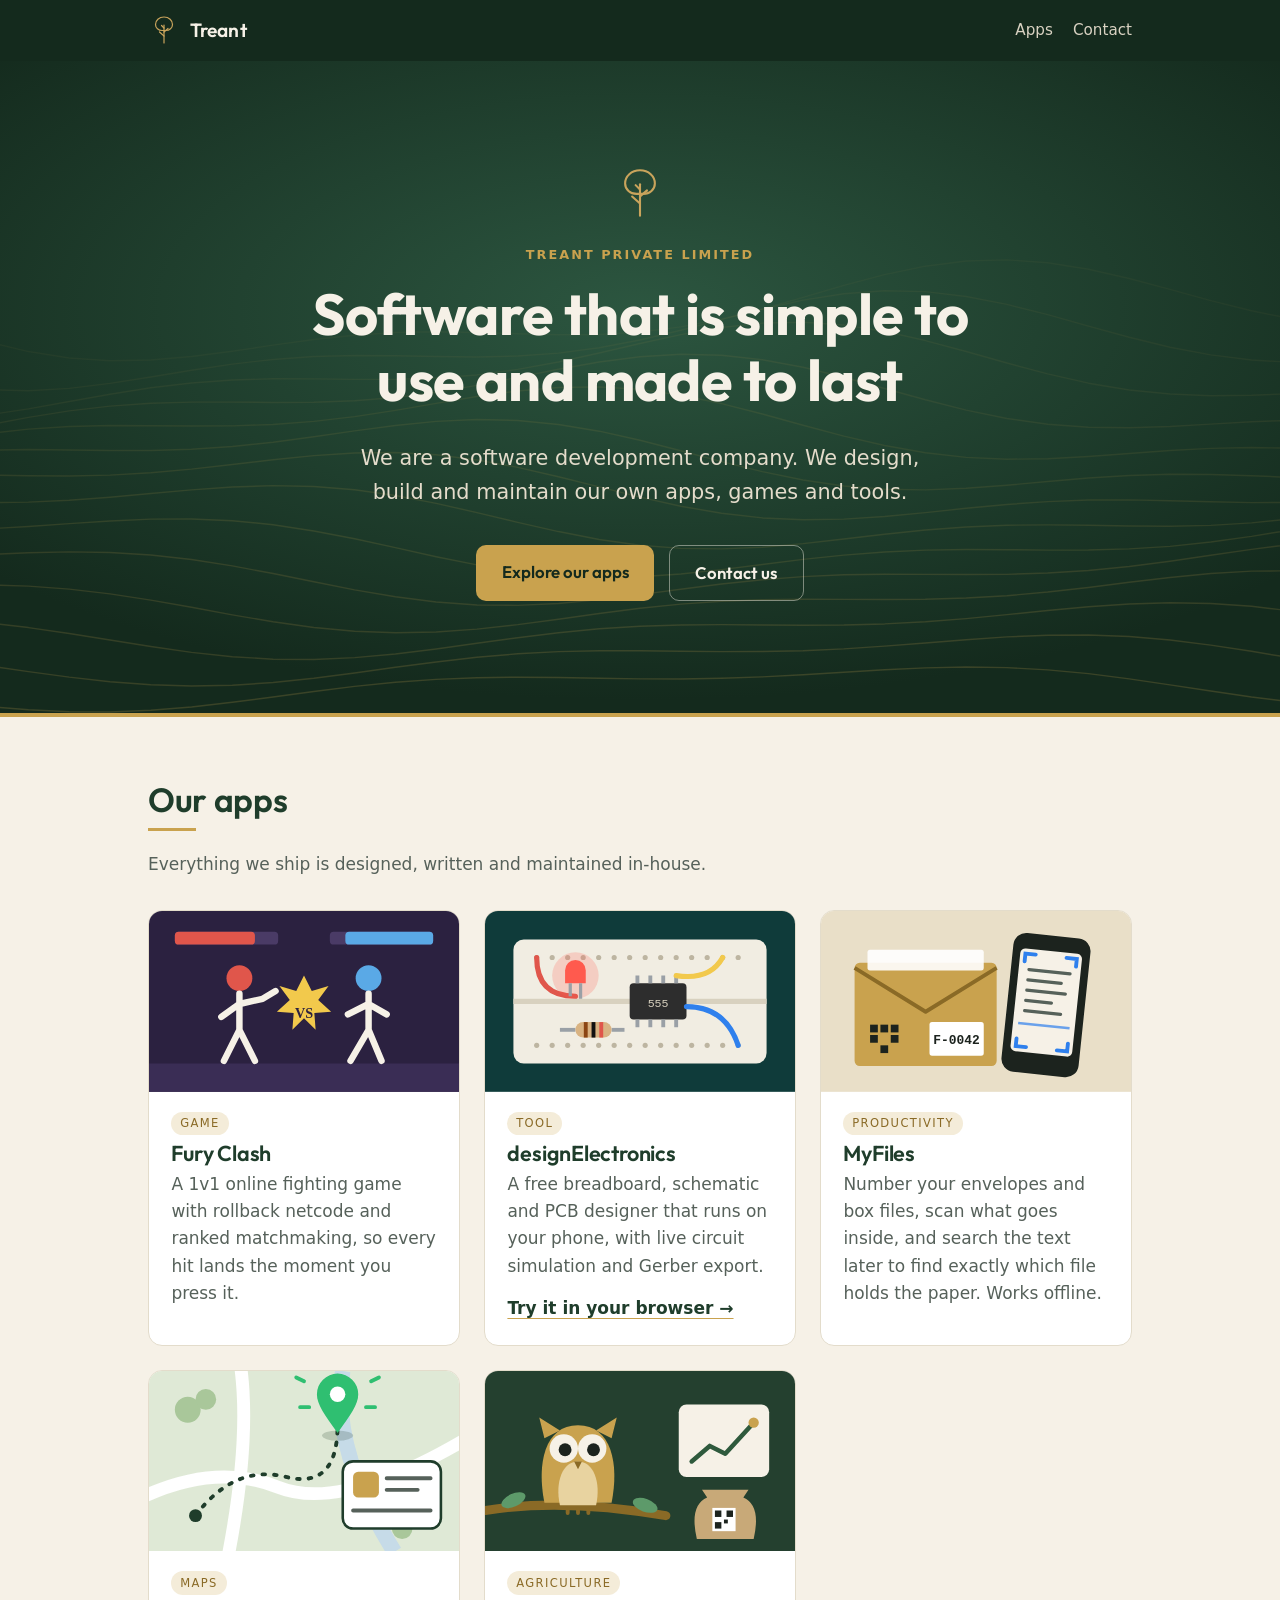
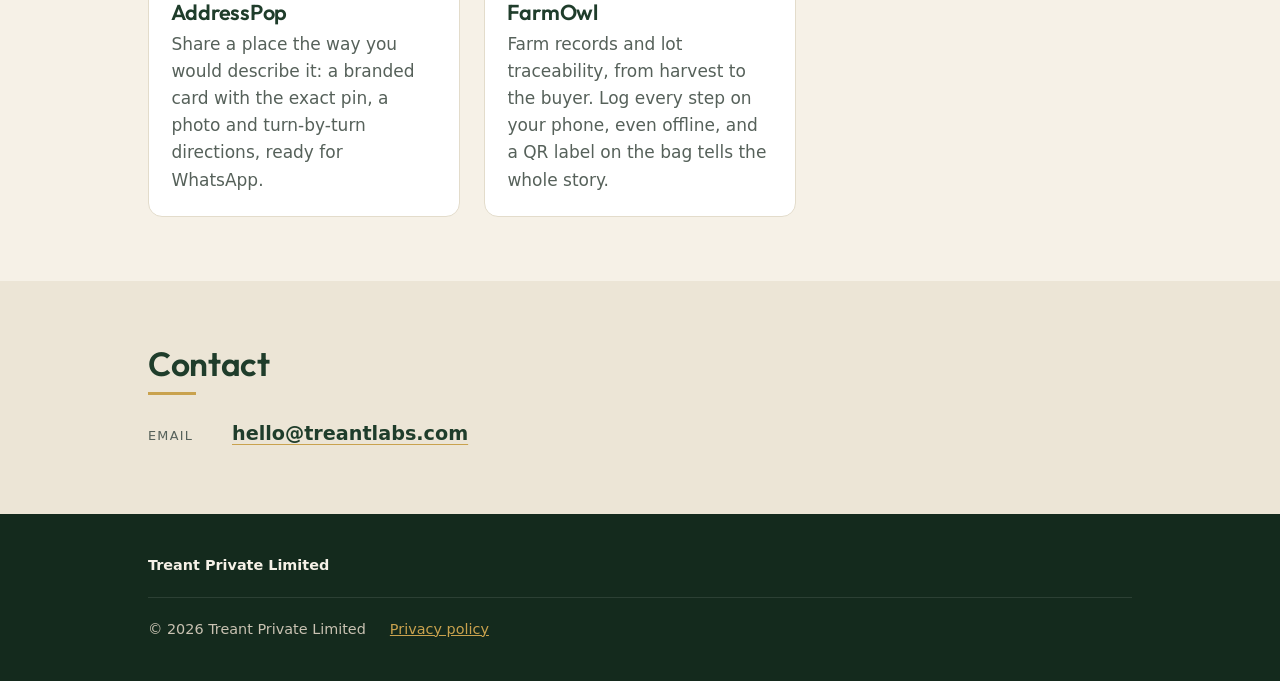
<file: index.html>
<!DOCTYPE html>
<html lang="en">
<head>
  <meta charset="utf-8">
  <meta name="viewport" content="width=device-width, initial-scale=1">
  <title>Treant Private Limited — Software development company, Chikkamagaluru</title>
  <meta name="description" content="Treant Private Limited is a software development company in Chikkamagaluru, Karnataka. We build Fury Clash, designElectronics, MyFiles, AddressPop and FarmOwl.">
  <meta name="theme-color" content="#142a1d">
  <link rel="canonical" href="https://treantlabs.com/">
  <link rel="icon" href="assets/logo.svg" type="image/svg+xml">
  <meta property="og:title" content="Treant Private Limited">
  <meta property="og:description" content="Apps, games and tools, built in Chikkamagaluru.">
  <meta property="og:url" content="https://treantlabs.com/">
  <meta property="og:type" content="website">
  <link rel="preconnect" href="https://fonts.googleapis.com">
  <link rel="preconnect" href="https://fonts.gstatic.com" crossorigin>
  <link href="https://fonts.googleapis.com/css2?family=Outfit:wght@400;500;600;700&display=swap" rel="stylesheet">
  <link rel="stylesheet" href="assets/styles.css">
</head>
<body>
  <header class="site-header">
    <div class="wrap">
      <a class="brand" href="/"><img src="assets/mark.svg" alt="" width="32" height="32">Treant</a>
      <nav class="nav" aria-label="Main">
        <a href="#apps">Apps</a>
        <a href="#contact">Contact</a>
      </nav>
    </div>
  </header>

  <main>
    <div class="hero">
      <svg class="hero-bg" viewBox="0 0 1440 640" preserveAspectRatio="xMidYMid slice" aria-hidden="true" focusable="false">
        <defs>
          <radialGradient id="glow" cx="50%" cy="38%" r="60%">
            <stop offset="0" stop-color="#2c5640"/>
            <stop offset="1" stop-color="#142a1d"/>
          </radialGradient>
        </defs>
        <rect width="1440" height="640" fill="url(#glow)"/>
        <g fill="none" stroke="#c9a24e" stroke-width="1.4" stroke-linejoin="round">
            <path d="M0,250.0 L40,263.4 L80,275.5 L120,285.1 L160,291.4 L200,294.1 L240,293.4 L280,290.0 L320,284.7 L360,278.8 L400,273.2 L440,269.0 L480,266.4 L520,265.7 L560,266.3 L600,267.6 L640,268.6 L680,268.4 L720,266.0 L760,260.9 L800,253.2 L840,243.3 L880,231.9 L920,220.2 L960,209.6 L1000,201.3 L1040,196.2 L1080,195.1 L1120,197.9 L1160,204.3 L1200,213.4 L1240,224.1 L1280,235.1 L1320,245.1 L1360,253.2 L1400,258.9 L1440,262.1" opacity="0.050"/>
            <path d="M0,310.2 L40,318.1 L80,322.6 L120,323.5 L160,321.2 L200,316.3 L240,310.1 L280,303.4 L320,297.4 L360,292.8 L400,290.0 L440,289.0 L480,289.2 L520,290.0 L560,290.4 L600,289.5 L640,286.6 L680,281.3 L720,273.7 L760,264.2 L800,253.7 L840,243.5 L880,234.6 L920,228.3 L960,225.4 L1000,226.3 L1040,231.0 L1080,238.8 L1120,248.9 L1160,260.1 L1200,271.1 L1240,280.8 L1280,288.3 L1320,293.3 L1360,295.7 L1400,296.1 L1440,295.1" opacity="0.062"/>
            <path d="M0,352.0 L40,351.1 L80,347.3 L120,341.3 L160,334.1 L200,326.9 L240,320.6 L280,315.9 L320,313.0 L360,311.8 L400,311.9 L440,312.4 L480,312.4 L520,311.1 L560,308.0 L600,302.6 L640,295.3 L680,286.5 L720,277.2 L760,268.5 L800,261.5 L840,257.2 L880,256.4 L920,259.1 L960,265.3 L1000,274.3 L1040,285.0 L1080,296.3 L1120,307.0 L1160,316.1 L1200,322.8 L1240,326.8 L1280,328.4 L1320,327.9 L1360,326.4 L1400,324.6 L1440,323.4" opacity="0.074"/>
            <path d="M0,372.0 L40,365.0 L80,357.2 L120,349.7 L160,343.3 L200,338.6 L240,335.8 L280,334.7 L320,334.7 L360,335.0 L400,334.9 L440,333.4 L480,330.2 L520,325.1 L560,318.3 L600,310.4 L640,302.4 L680,295.3 L720,290.1 L760,287.8 L800,288.7 L840,293.1 L880,300.5 L920,310.3 L960,321.3 L1000,332.4 L1040,342.5 L1080,350.7 L1120,356.4 L1160,359.3 L1200,359.9 L1240,358.6 L1280,356.3 L1320,354.0 L1360,352.4 L1400,352.0 L1440,353.2" opacity="0.086"/>
            <path d="M0,379.5 L40,371.9 L80,365.6 L120,361.2 L160,358.6 L200,357.7 L240,357.8 L280,358.2 L320,358.0 L360,356.6 L400,353.6 L440,348.9 L480,342.8 L520,335.9 L560,329.2 L600,323.7 L640,320.3 L680,319.7 L720,322.2 L760,327.9 L800,336.2 L840,346.4 L880,357.4 L920,368.1 L960,377.3 L1000,384.4 L1040,388.9 L1080,390.7 L1120,390.2 L1160,388.0 L1200,385.1 L1240,382.2 L1280,380.1 L1320,379.3 L1360,379.9 L1400,381.8 L1440,384.2" opacity="0.098"/>
            <path d="M0,388.0 L40,383.9 L80,381.8 L120,381.2 L160,381.6 L200,382.1 L240,382.1 L280,380.9 L320,378.2 L360,374.0 L400,368.7 L440,362.9 L480,357.6 L520,353.6 L560,351.8 L600,352.7 L640,356.6 L680,363.2 L720,372.1 L760,382.4 L800,393.1 L840,402.9 L880,411.1 L920,417.0 L960,420.2 L1000,420.8 L1040,419.2 L1080,416.2 L1120,412.5 L1160,409.2 L1200,406.7 L1240,405.5 L1280,405.7 L1320,406.9 L1360,408.6 L1400,410.1 L1440,410.5" opacity="0.110"/>
            <path d="M0,405.6 L40,405.4 L80,406.2 L120,407.0 L160,407.2 L200,406.3 L240,404.0 L280,400.4 L320,395.9 L360,391.3 L400,387.2 L440,384.6 L480,384.2 L520,386.4 L560,391.4 L600,398.7 L640,407.9 L680,417.9 L720,427.9 L760,436.8 L800,443.8 L840,448.3 L880,450.1 L920,449.5 L960,446.9 L1000,443.1 L1040,438.9 L1080,435.1 L1120,432.3 L1160,430.8 L1200,430.6 L1240,431.4 L1280,432.5 L1320,433.3 L1360,433.0 L1400,431.0 L1440,426.9" opacity="0.122"/>
            <path d="M0,431.7 L40,432.8 L80,433.3 L120,432.8 L160,430.9 L200,428.0 L240,424.4 L280,420.8 L320,418.0 L360,416.6 L400,417.4 L440,420.7 L480,426.3 L520,434.0 L560,443.1 L600,452.7 L640,461.7 L680,469.5 L720,475.1 L760,478.2 L800,478.7 L840,477.0 L880,473.5 L920,469.0 L960,464.3 L1000,460.2 L1040,457.2 L1080,455.5 L1120,455.1 L1160,455.5 L1200,456.2 L1240,456.4 L1280,455.6 L1320,453.2 L1360,449.0 L1400,443.1 L1440,435.8" opacity="0.134"/>
            <path d="M0,460.6 L40,460.4 L80,459.0 L120,456.7 L160,453.9 L200,451.3 L240,449.5 L280,449.3 L320,451.0 L360,455.0 L400,461.1 L440,468.8 L480,477.5 L520,486.4 L560,494.4 L600,500.8 L640,505.1 L680,506.8 L720,506.1 L760,503.3 L800,499.0 L840,494.0 L880,489.0 L920,484.8 L960,481.7 L1000,479.9 L1040,479.3 L1080,479.5 L1120,479.9 L1160,479.8 L1200,478.7 L1240,476.2 L1280,472.0 L1320,466.4 L1360,459.8 L1400,452.9 L1440,446.5" opacity="0.146"/>
            <path d="M0,488.1 L40,486.3 L80,484.3 L120,482.5 L160,481.6 L200,482.2 L240,484.7 L280,489.1 L320,495.4 L360,502.9 L400,511.0 L440,518.9 L480,525.7 L520,530.8 L560,533.7 L600,534.1 L640,532.2 L680,528.5 L720,523.6 L760,518.3 L800,513.1 L840,508.9 L880,505.9 L920,504.1 L960,503.6 L1000,503.7 L1040,503.9 L1080,503.7 L1120,502.4 L1160,499.9 L1200,496.0 L1240,490.8 L1280,485.0 L1320,479.2 L1360,474.0 L1400,470.4 L1440,468.8" opacity="0.158"/>
            <path d="M0,515.2 L40,514.1 L80,514.0 L120,515.2 L160,518.2 L200,522.8 L240,529.0 L280,536.0 L320,543.4 L360,550.2 L400,555.8 L440,559.5 L480,561.0 L520,560.2 L560,557.4 L600,553.0 L640,547.7 L680,542.1 L720,537.0 L760,532.9 L800,530.1 L840,528.6 L880,528.1 L920,528.2 L960,528.4 L1000,528.1 L1040,526.9 L1080,524.6 L1120,521.0 L1160,516.5 L1200,511.5 L1240,506.7 L1280,502.8 L1320,500.5 L1360,500.2 L1400,502.1 L1440,506.2" opacity="0.170"/>
            <path d="M0,546.3 L40,548.0 L80,551.2 L120,555.9 L160,561.7 L200,568.1 L240,574.5 L280,580.2 L320,584.5 L360,586.9 L400,587.2 L440,585.4 L480,581.8 L520,576.9 L560,571.3 L600,565.8 L640,560.9 L680,557.1 L720,554.6 L760,553.3 L800,553.0 L840,553.3 L880,553.6 L920,553.4 L960,552.3 L1000,550.2 L1040,547.1 L1080,543.2 L1120,539.1 L1160,535.4 L1200,532.7 L1240,531.5 L1280,532.2 L1320,535.0 L1360,539.7 L1400,545.8 L1440,552.8" opacity="0.182"/>
            <path d="M0,583.6 L40,588.1 L80,593.4 L120,599.1 L160,604.5 L200,609.0 L240,612.0 L280,613.2 L320,612.5 L360,609.8 L400,605.6 L440,600.5 L480,594.9 L520,589.6 L560,585.0 L600,581.6 L640,579.5 L680,578.6 L720,578.6 L760,579.1 L800,579.5 L840,579.4 L880,578.6 L920,576.8 L960,574.1 L1000,571.0 L1040,567.8 L1080,565.0 L1120,563.4 L1160,563.2 L1200,564.7 L1240,568.1 L1280,573.1 L1320,579.2 L1360,585.9 L1400,592.5 L1440,598.3" opacity="0.194"/>
            <path d="M0,624.0 L40,628.8 L80,633.2 L120,636.6 L160,638.5 L200,638.7 L240,637.0 L280,633.8 L320,629.2 L360,624.0 L400,618.6 L440,613.6 L480,609.6 L520,606.7 L560,605.1 L600,604.6 L640,604.9 L680,605.6 L720,606.2 L760,606.3 L800,605.7 L840,604.3 L880,602.2 L920,599.7 L960,597.2 L1000,595.4 L1040,594.6 L1080,595.2 L1120,597.4 L1160,601.1 L1200,606.2 L1240,612.1 L1280,618.2 L1320,624.0 L1360,628.9 L1400,632.4 L1440,634.3" opacity="0.206"/>
        </g>
      </svg>
      <div class="wrap hero-inner">
        <img class="hero-mark" src="assets/mark.svg" alt="" width="64" height="64">
        <span class="eyebrow">Treant Private Limited</span>
        <h1>Software that is simple to use and made to last</h1>
        <p>We are a software development company. We design, build and maintain our own apps, games and tools.</p>
        <div class="hero-actions">
          <a class="btn btn-primary" href="#apps">Explore our apps</a>
          <a class="btn btn-ghost" href="mailto:hello@treantlabs.com">Contact us</a>
        </div>
      </div>
    </div>

    <section id="apps">
      <div class="wrap">
        <h2>Our apps</h2>
        <p class="lede">Everything we ship is designed, written and maintained in-house.</p>
        <div class="apps">

          <article class="app">
            <svg class="app-art" viewBox="0 0 240 140" role="img" aria-label="Two fighters facing off with health bars above them">
              <rect width="240" height="140" fill="#2b2140"/>
              <rect x="20" y="16" width="80" height="10" rx="3" fill="#4a3b66"/><rect x="20" y="16" width="62" height="10" rx="3" fill="#e0564b"/>
              <rect x="140" y="16" width="80" height="10" rx="3" fill="#4a3b66"/><rect x="152" y="16" width="68" height="10" rx="3" fill="#5aa9e6"/>
              <path d="M0 118h240v22H0z" fill="#3a2d55"/>
              <!-- left fighter -->
              <g stroke="#f6f1e7" stroke-width="5" stroke-linecap="round" stroke-linejoin="round" fill="none">
                <circle cx="70" cy="52" r="10" fill="#e0564b" stroke="none"/>
                <path d="M70 64v28M70 92l-12 24M70 92l12 24M70 72l18-4 10 -6M70 72l-14 10"/>
              </g>
              <!-- right fighter -->
              <g stroke="#f6f1e7" stroke-width="5" stroke-linecap="round" stroke-linejoin="round" fill="none">
                <circle cx="170" cy="52" r="10" fill="#5aa9e6" stroke="none"/>
                <path d="M170 64v28M170 92l-14 24M170 92l10 24M170 72l-16 8M170 72l14 8"/>
              </g>
              <!-- impact spark -->
              <path d="M120 50l6 12 13-4-8 11 10 9-13 1 1 13-9-9-9 9 1-13-13-1 10-9-8-11 13 4z" fill="#f2c94c"/>
              <text x="120" y="83" text-anchor="middle" font-family="Georgia, serif" font-size="11" font-weight="700" fill="#2b2140">VS</text>
            </svg>
            <div class="app-body">
              <span class="tag">Game</span>
              <h3>Fury Clash</h3>
              <p>A 1v1 online fighting game with rollback netcode and ranked matchmaking, so every hit lands the moment you press it.</p>
            </div>
          </article>

          <article class="app">
            <svg class="app-art" viewBox="0 0 240 140" role="img" aria-label="A breadboard with a resistor, a glowing LED and a chip, wired together">
              <rect width="240" height="140" fill="#0f3b3a"/>
              <rect x="22" y="22" width="196" height="96" rx="8" fill="#f1ede2"/>
              <path d="M22 70h196" stroke="#d8d1bf" stroke-width="4"/>
              <g fill="#bdb5a1">
                <circle cx="40" cy="36" r="2"/><circle cx="52" cy="36" r="2"/><circle cx="64" cy="36" r="2"/><circle cx="76" cy="36" r="2"/><circle cx="88" cy="36" r="2"/><circle cx="100" cy="36" r="2"/><circle cx="112" cy="36" r="2"/><circle cx="124" cy="36" r="2"/><circle cx="136" cy="36" r="2"/><circle cx="148" cy="36" r="2"/><circle cx="160" cy="36" r="2"/><circle cx="172" cy="36" r="2"/><circle cx="184" cy="36" r="2"/><circle cx="196" cy="36" r="2"/>
                <circle cx="40" cy="104" r="2"/><circle cx="52" cy="104" r="2"/><circle cx="64" cy="104" r="2"/><circle cx="76" cy="104" r="2"/><circle cx="88" cy="104" r="2"/><circle cx="100" cy="104" r="2"/><circle cx="112" cy="104" r="2"/><circle cx="124" cy="104" r="2"/><circle cx="136" cy="104" r="2"/><circle cx="148" cy="104" r="2"/><circle cx="160" cy="104" r="2"/><circle cx="172" cy="104" r="2"/><circle cx="184" cy="104" r="2"/><circle cx="196" cy="104" r="2"/>
              </g>
              <!-- chip -->
              <rect x="112" y="56" width="44" height="28" rx="3" fill="#2d2d2d"/>
              <g stroke="#9aa0a6" stroke-width="3"><path d="M118 56v-6M128 56v-6M138 56v-6M148 56v-6M118 84v6M128 84v6M138 84v6M148 84v6"/></g>
              <text x="134" y="74" text-anchor="middle" font-family="ui-monospace, monospace" font-size="9" fill="#d8d1bf">555</text>
              <!-- wires -->
              <g fill="none" stroke-width="4" stroke-linecap="round">
                <path d="M40 36q0 30 30 30" stroke="#e0564b"/>
                <path d="M196 104q-10-30 -40-30" stroke="#2f80ed"/>
                <path d="M184 36q-10 18 -36 14" stroke="#f2c94c"/>
              </g>
              <!-- resistor -->
              <path d="M58 92h12" stroke="#9aa0a6" stroke-width="3"/><path d="M98 92h10" stroke="#9aa0a6" stroke-width="3"/>
              <rect x="70" y="86" width="28" height="12" rx="6" fill="#d9b382"/>
              <g stroke-width="3"><path d="M78 86v12" stroke="#8b4513"/><path d="M84 86v12" stroke="#111"/><path d="M90 86v12" stroke="#e0564b"/></g>
              <!-- LED with glow -->
              <circle cx="70" cy="50" r="18" fill="#ff5a4e" opacity=".22"/>
              <path d="M62 56v-10a8 8 0 0 1 16 0v10z" fill="#ff5a4e"/>
              <path d="M66 56v10M74 56v12" stroke="#9aa0a6" stroke-width="2.5"/>
            </svg>
            <div class="app-body">
              <span class="tag">Tool</span>
              <h3>designElectronics</h3>
              <p>A free breadboard, schematic and PCB designer that runs on your phone, with live circuit simulation and Gerber export.</p>
              <a class="app-link" href="https://rorretbolt.github.io/designElectronics/app/" rel="noopener">Try it in your browser →</a>
            </div>
          </article>

          <article class="app">
            <svg class="app-art" viewBox="0 0 240 140" role="img" aria-label="A labelled document envelope next to a phone scanning a page">
              <rect width="240" height="140" fill="#e9dfc8"/>
              <!-- envelope / box file -->
              <g transform="translate(26 30)">
                <rect x="0" y="10" width="110" height="80" rx="4" fill="#c9a24e"/>
                <path d="M0 14l55 34 55-34" fill="none" stroke="#8a6a26" stroke-width="3" stroke-linejoin="round"/>
                <rect x="10" y="0" width="90" height="16" rx="2" fill="#fff" opacity=".9"/>
                <rect x="58" y="56" width="42" height="26" rx="2" fill="#fff"/>
                <text x="79" y="73" text-anchor="middle" font-family="ui-monospace, monospace" font-size="10" font-weight="700" fill="#1c231e">F-0042</text>
                <g fill="#1c231e"><rect x="12" y="58" width="6" height="6"/><rect x="20" y="58" width="6" height="6"/><rect x="12" y="66" width="6" height="6"/><rect x="28" y="66" width="6" height="6"/><rect x="20" y="74" width="6" height="6"/><rect x="28" y="58" width="6" height="6"/></g>
              </g>
              <!-- phone scanning -->
              <g transform="translate(150 16) rotate(6)">
                <rect x="0" y="0" width="60" height="108" rx="10" fill="#1c231e"/>
                <rect x="6" y="12" width="48" height="80" rx="4" fill="#f6f1e7"/>
                <g stroke="#56615a" stroke-width="2.5" stroke-linecap="round"><path d="M14 28h32M14 36h26M14 44h30M14 52h20M14 60h28"/></g>
                <g fill="none" stroke="#2f80ed" stroke-width="3" stroke-linecap="round"><path d="M10 22v-6h8M50 22v-6h-8M10 82v6h8M50 82v6h-8"/></g>
                <path d="M10 70h40" stroke="#2f80ed" stroke-width="2" opacity=".7"/>
              </g>
            </svg>
            <div class="app-body">
              <span class="tag">Productivity</span>
              <h3>MyFiles</h3>
              <p>Number your envelopes and box files, scan what goes inside, and search the text later to find exactly which file holds the paper. Works offline.</p>
            </div>
          </article>

          <article class="app">
            <svg class="app-art" viewBox="0 0 240 140" role="img" aria-label="A map with a dotted route leading to a popping location pin and a place card">
              <rect width="240" height="140" fill="#dfe9d6"/>
              <g fill="none" stroke="#fff" stroke-width="10" stroke-linecap="round"><path d="M-10 100q60-30 110-10t150-40"/><path d="M70 -10q10 60 -10 160"/></g>
              <path d="M150 0q-10 60 40 140" fill="none" stroke="#c6dbe8" stroke-width="12"/>
              <g fill="#a9c79a"><circle cx="30" cy="30" r="10"/><circle cx="44" cy="22" r="8"/><circle cx="210" cy="110" r="12"/><circle cx="196" cy="122" r="8"/></g>
              <path d="M36 112q30-40 70-30t40-40" fill="none" stroke="#1f3d2b" stroke-width="3" stroke-dasharray="2 7" stroke-linecap="round"/>
              <circle cx="36" cy="112" r="5" fill="#1f3d2b"/>
              <!-- pin popping -->
              <g transform="translate(146 10)">
                <ellipse cx="0" cy="40" rx="12" ry="4" fill="#1f3d2b" opacity=".2"/>
                <path d="M0 38c-10-14-16-22-16-30a16 16 0 0 1 32 0c0 8-6 16-16 30z" fill="#2fbf71"/>
                <circle cx="0" cy="8" r="6" fill="#fff"/>
                <g stroke="#2fbf71" stroke-width="3" stroke-linecap="round"><path d="M-26 -2l-6-3M26 -2l6-3M-22 18h-7M22 18h7"/></g>
              </g>
              <!-- place card -->
              <g transform="translate(150 70)">
                <rect x="0" y="0" width="76" height="52" rx="8" fill="#fff" stroke="#1f3d2b" stroke-width="2"/>
                <rect x="8" y="8" width="20" height="20" rx="4" fill="#c9a24e"/>
                <path d="M34 13h34M34 22h24M8 38h60" stroke="#56615a" stroke-width="3" stroke-linecap="round"/>
              </g>
            </svg>
            <div class="app-body">
              <span class="tag">Maps</span>
              <h3>AddressPop</h3>
              <p>Share a place the way you would describe it: a branded card with the exact pin, a photo and turn-by-turn directions, ready for WhatsApp.</p>
            </div>
          </article>

          <article class="app">
            <svg class="app-art" viewBox="0 0 240 140" role="img" aria-label="An owl perched on a branch beside a rising chart and a QR-labelled sack">
              <rect width="240" height="140" fill="#24402f"/>
              <!-- chart -->
              <g transform="translate(150 26)">
                <rect x="0" y="0" width="70" height="56" rx="6" fill="#f6f1e7"/>
                <path d="M10 44l14-12 12 6 22-24" fill="none" stroke="#2f5a3d" stroke-width="3.5" stroke-linecap="round" stroke-linejoin="round"/>
                <circle cx="58" cy="14" r="4" fill="#c9a24e"/>
              </g>
              <!-- sack with QR -->
              <g transform="translate(160 90)">
                <path d="M4 40q-6-26 8-32l-4-6h36l-4 6q14 6 8 32z" fill="#c8a978"/>
                <rect x="16" y="16" width="18" height="18" fill="#fff"/>
                <g fill="#1c231e"><rect x="18" y="18" width="5" height="5"/><rect x="27" y="18" width="5" height="5"/><rect x="18" y="27" width="5" height="5"/><rect x="25" y="25" width="3" height="3"/></g>
              </g>
              <!-- branch -->
              <path d="M0 108q60-10 140 4" fill="none" stroke="#8a6a26" stroke-width="7" stroke-linecap="round"/>
              <g fill="#5d9a6a"><ellipse cx="22" cy="100" rx="10" ry="5" transform="rotate(-25 22 100)"/><ellipse cx="124" cy="104" rx="10" ry="5" transform="rotate(20 124 104)"/></g>
              <!-- owl -->
              <g transform="translate(72 30)">
                <path d="M-26 72c-6-30 0-60 26-60s32 30 26 60z" fill="#c9a24e"/>
                <path d="M-26 22l-4-16 16 10M26 22l4-16-16 10" fill="#c9a24e"/>
                <path d="M-14 74c-4-18 2-34 14-34s18 16 14 34z" fill="#e8d3a0"/>
                <circle cx="-11" cy="30" r="11" fill="#f6f1e7"/><circle cx="11" cy="30" r="11" fill="#f6f1e7"/>
                <circle cx="-10" cy="31" r="5" fill="#1c231e"/><circle cx="12" cy="31" r="5" fill="#1c231e"/>
                <path d="M-3 40l3 6 3-6z" fill="#8a6a26"/>
                <path d="M-8 76v4M0 76v4M8 76v4" stroke="#8a6a26" stroke-width="3" stroke-linecap="round"/>
              </g>
            </svg>
            <div class="app-body">
              <span class="tag">Agriculture</span>
              <h3>FarmOwl</h3>
              <p>Farm records and lot traceability, from harvest to the buyer. Log every step on your phone, even offline, and a QR label on the bag tells the whole story.</p>
            </div>
          </article>

        </div>
      </div>
    </section>

    <section id="contact" class="contact">
      <div class="wrap">
        <h2>Contact</h2>
        <ul class="contact-list">
          <li><span class="label">Email</span><a href="mailto:hello@treantlabs.com">hello@treantlabs.com</a></li>
        </ul>
      </div>
    </section>
  </main>

  <footer class="site-footer">
    <div class="wrap">
      <div>
        <strong>Treant Private Limited</strong>
      </div>
      <div class="footer-meta">
        <span>© 2026 Treant Private Limited</span>
        <a href="privacy.html">Privacy policy</a>
      </div>
    </div>
  </footer>
</body>
</html>
</file>
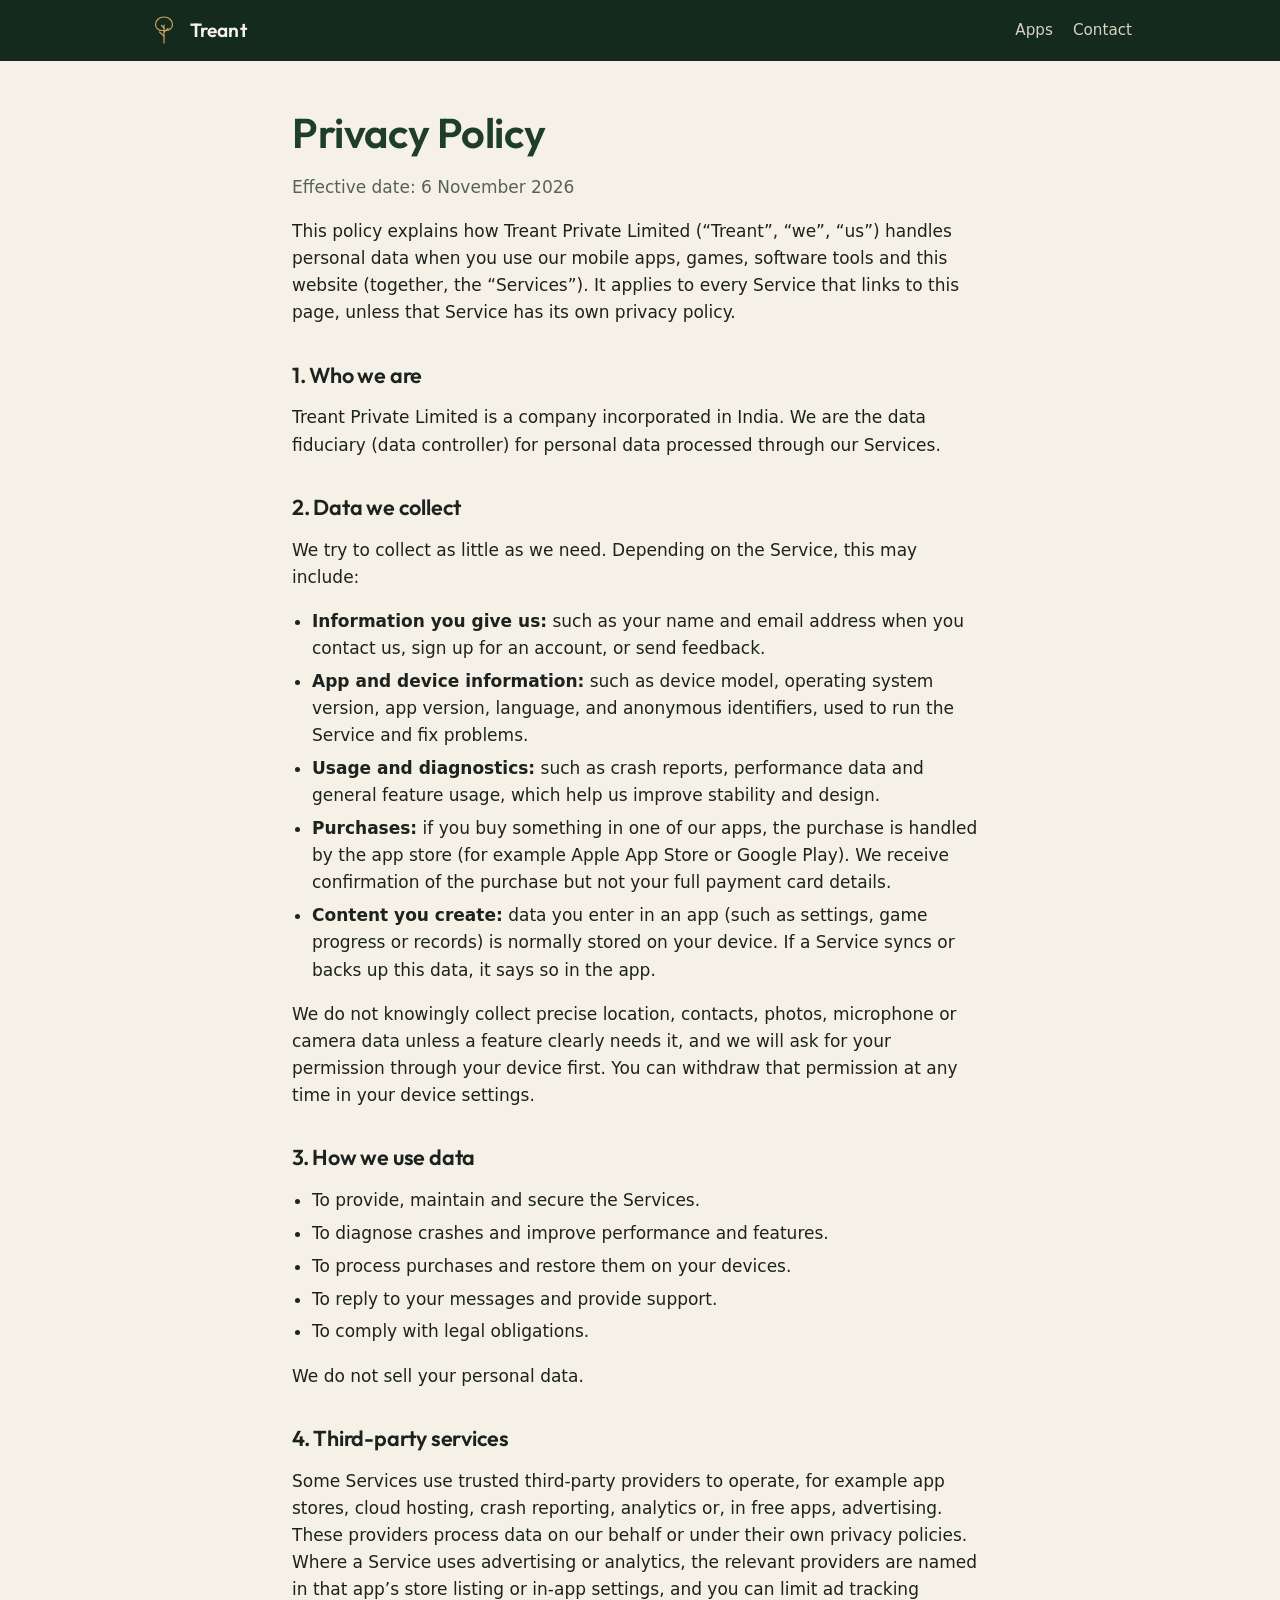
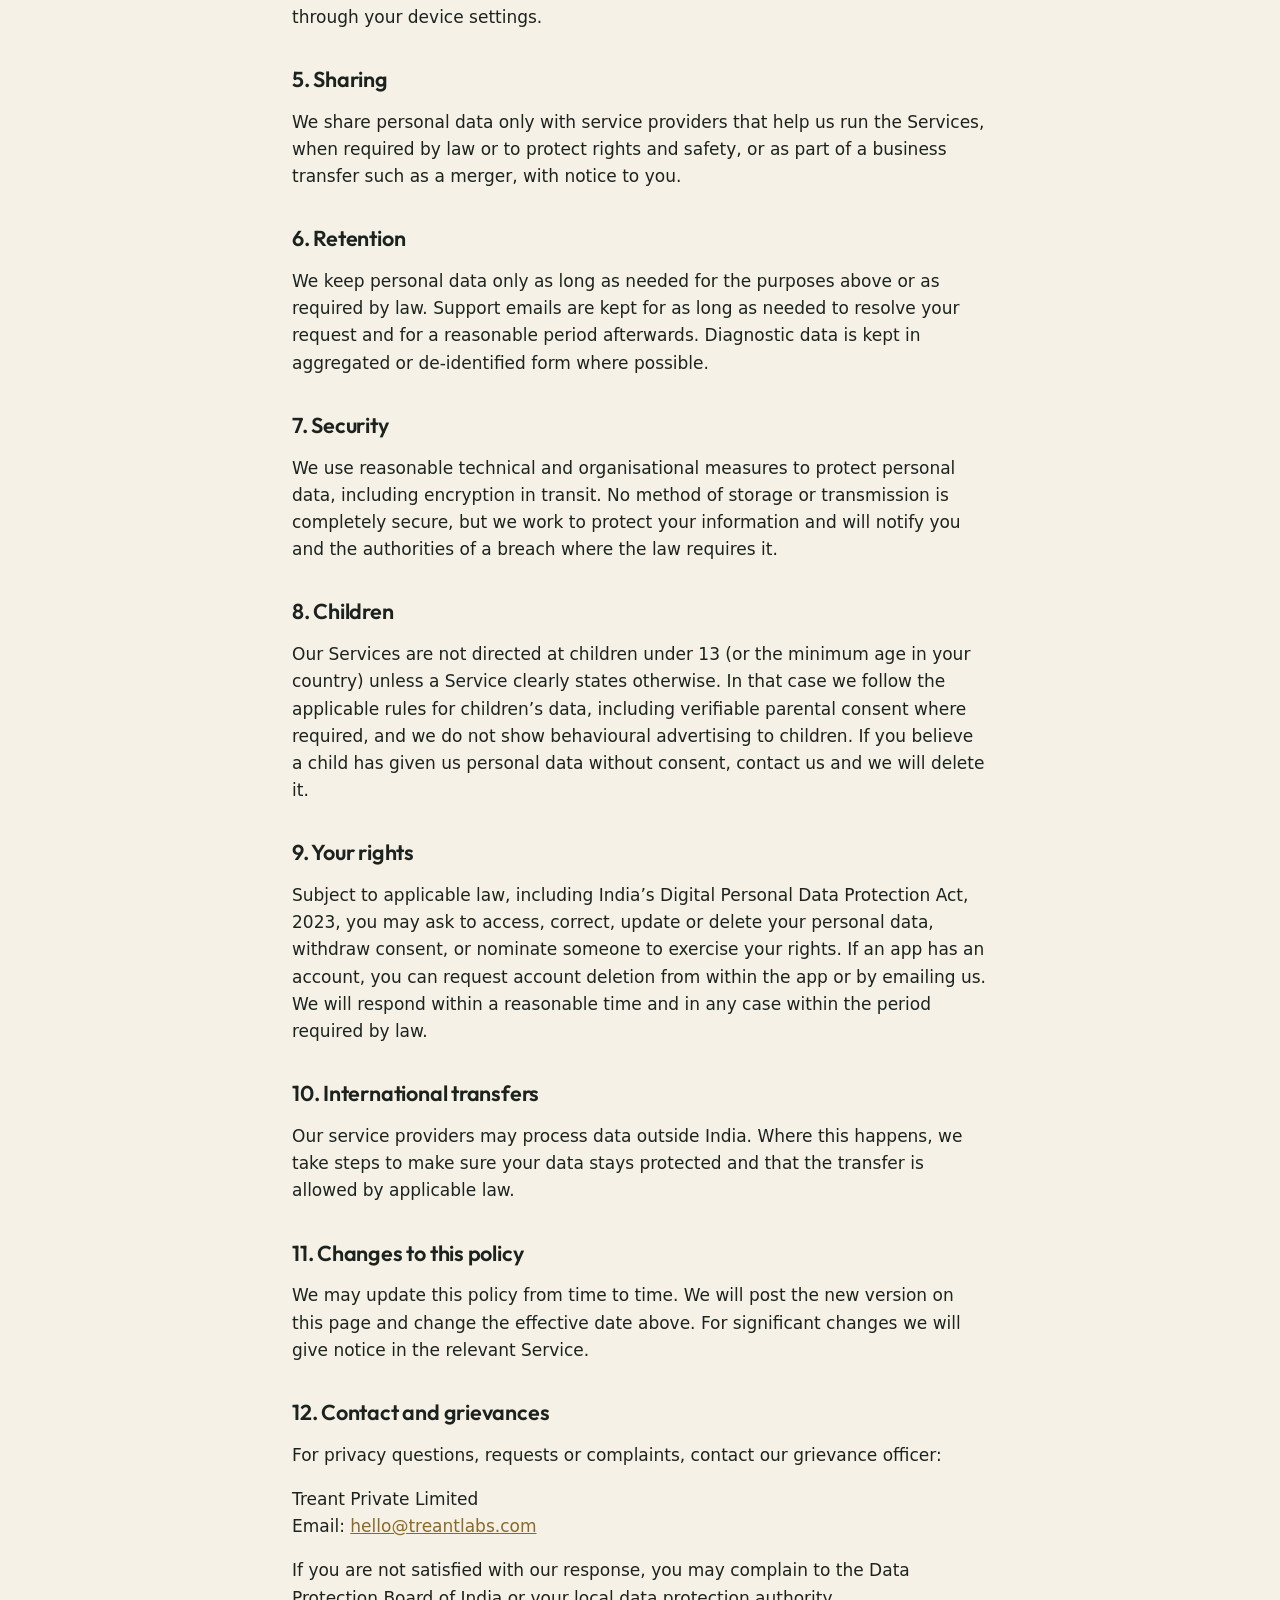
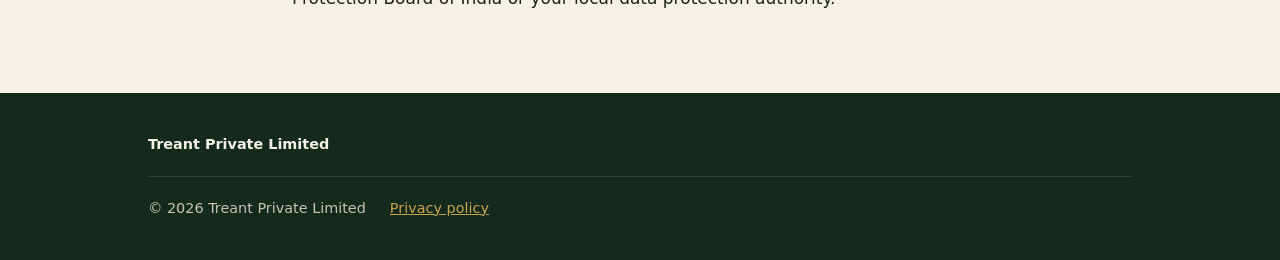
<file: privacy.html>
<!DOCTYPE html>
<html lang="en">
<head>
  <meta charset="utf-8">
  <meta name="viewport" content="width=device-width, initial-scale=1">
  <title>Privacy Policy — Treant Private Limited</title>
  <meta name="description" content="Privacy policy for apps, games, tools and websites operated by Treant Private Limited.">
  <meta name="theme-color" content="#142a1d">
  <link rel="canonical" href="https://treantlabs.com/privacy.html">
  <link rel="icon" href="assets/logo.svg" type="image/svg+xml">
  <link rel="preconnect" href="https://fonts.googleapis.com">
  <link rel="preconnect" href="https://fonts.gstatic.com" crossorigin>
  <link href="https://fonts.googleapis.com/css2?family=Outfit:wght@400;500;600;700&display=swap" rel="stylesheet">
  <link rel="stylesheet" href="assets/styles.css">
</head>
<body>
  <header class="site-header">
    <div class="wrap">
      <a class="brand" href="/"><img src="assets/mark.svg" alt="" width="32" height="32">Treant</a>
      <nav class="nav" aria-label="Main">
        <a href="/#apps">Apps</a>
        <a href="/#contact">Contact</a>
      </nav>
    </div>
  </header>

  <main class="legal">
    <div class="wrap">
      <h1>Privacy Policy</h1>
      <p class="updated">Effective date: 6 November 2026</p>

      <p>This policy explains how Treant Private Limited (“Treant”, “we”, “us”) handles personal data when you use our mobile apps, games, software tools and this website (together, the “Services”). It applies to every Service that links to this page, unless that Service has its own privacy policy.</p>

      <h2>1. Who we are</h2>
      <p>Treant Private Limited is a company incorporated in India. We are the data fiduciary (data controller) for personal data processed through our Services.</p>

      <h2>2. Data we collect</h2>
      <p>We try to collect as little as we need. Depending on the Service, this may include:</p>
      <ul>
        <li><strong>Information you give us:</strong> such as your name and email address when you contact us, sign up for an account, or send feedback.</li>
        <li><strong>App and device information:</strong> such as device model, operating system version, app version, language, and anonymous identifiers, used to run the Service and fix problems.</li>
        <li><strong>Usage and diagnostics:</strong> such as crash reports, performance data and general feature usage, which help us improve stability and design.</li>
        <li><strong>Purchases:</strong> if you buy something in one of our apps, the purchase is handled by the app store (for example Apple App Store or Google Play). We receive confirmation of the purchase but not your full payment card details.</li>
        <li><strong>Content you create:</strong> data you enter in an app (such as settings, game progress or records) is normally stored on your device. If a Service syncs or backs up this data, it says so in the app.</li>
      </ul>
      <p>We do not knowingly collect precise location, contacts, photos, microphone or camera data unless a feature clearly needs it, and we will ask for your permission through your device first. You can withdraw that permission at any time in your device settings.</p>

      <h2>3. How we use data</h2>
      <ul>
        <li>To provide, maintain and secure the Services.</li>
        <li>To diagnose crashes and improve performance and features.</li>
        <li>To process purchases and restore them on your devices.</li>
        <li>To reply to your messages and provide support.</li>
        <li>To comply with legal obligations.</li>
      </ul>
      <p>We do not sell your personal data.</p>

      <h2>4. Third-party services</h2>
      <p>Some Services use trusted third-party providers to operate, for example app stores, cloud hosting, crash reporting, analytics or, in free apps, advertising. These providers process data on our behalf or under their own privacy policies. Where a Service uses advertising or analytics, the relevant providers are named in that app’s store listing or in-app settings, and you can limit ad tracking through your device settings.</p>

      <h2>5. Sharing</h2>
      <p>We share personal data only with service providers that help us run the Services, when required by law or to protect rights and safety, or as part of a business transfer such as a merger, with notice to you.</p>

      <h2>6. Retention</h2>
      <p>We keep personal data only as long as needed for the purposes above or as required by law. Support emails are kept for as long as needed to resolve your request and for a reasonable period afterwards. Diagnostic data is kept in aggregated or de-identified form where possible.</p>

      <h2>7. Security</h2>
      <p>We use reasonable technical and organisational measures to protect personal data, including encryption in transit. No method of storage or transmission is completely secure, but we work to protect your information and will notify you and the authorities of a breach where the law requires it.</p>

      <h2>8. Children</h2>
      <p>Our Services are not directed at children under 13 (or the minimum age in your country) unless a Service clearly states otherwise. In that case we follow the applicable rules for children’s data, including verifiable parental consent where required, and we do not show behavioural advertising to children. If you believe a child has given us personal data without consent, contact us and we will delete it.</p>

      <h2>9. Your rights</h2>
      <p>Subject to applicable law, including India’s Digital Personal Data Protection Act, 2023, you may ask to access, correct, update or delete your personal data, withdraw consent, or nominate someone to exercise your rights. If an app has an account, you can request account deletion from within the app or by emailing us. We will respond within a reasonable time and in any case within the period required by law.</p>

      <h2>10. International transfers</h2>
      <p>Our service providers may process data outside India. Where this happens, we take steps to make sure your data stays protected and that the transfer is allowed by applicable law.</p>

      <h2>11. Changes to this policy</h2>
      <p>We may update this policy from time to time. We will post the new version on this page and change the effective date above. For significant changes we will give notice in the relevant Service.</p>

      <h2>12. Contact and grievances</h2>
      <p>For privacy questions, requests or complaints, contact our grievance officer:</p>
      <p>
        Treant Private Limited<br>
        Email: <a href="mailto:hello@treantlabs.com">hello@treantlabs.com</a>
      </p>
      <p>If you are not satisfied with our response, you may complain to the Data Protection Board of India or your local data protection authority.</p>
    </div>
  </main>

  <footer class="site-footer">
    <div class="wrap">
      <div>
        <strong>Treant Private Limited</strong>
      </div>
      <div class="footer-meta">
        <span>© 2026 Treant Private Limited</span>
        <a href="privacy.html">Privacy policy</a>
      </div>
    </div>
  </footer>
</body>
</html>
</file>
<file: assets/styles.css>
:root {
  --forest: #1f3d2b;
  --forest-deep: #142a1d;
  --brass: #c9a24e;
  --brass-dark: #8a6a26;
  --cream: #f6f1e7;
  --ink: #1c231e;
  --muted: #56615a;
  --max: 64rem;
}

*,
*::before,
*::after { box-sizing: border-box; }

html { -webkit-text-size-adjust: 100%; scroll-behavior: smooth; }

body {
  margin: 0;
  font-family: system-ui, -apple-system, "Segoe UI", Roboto, "Helvetica Neue", Arial, sans-serif;
  font-size: 1.0625rem;
  line-height: 1.6;
  color: var(--ink);
  background: var(--cream);
}

h1, h2, h3 {
  font-family: "Outfit", system-ui, -apple-system, "Segoe UI", sans-serif;
  line-height: 1.15;
  font-weight: 600;
  letter-spacing: -0.01em;
  margin: 0 0 .6em;
}

a { color: var(--brass-dark); }
a:hover { color: var(--forest); }
a:focus-visible { outline: 2px solid var(--brass); outline-offset: 3px; border-radius: 2px; }

.wrap { max-width: var(--max); margin: 0 auto; padding: 0 1.25rem; }

/* Header */
.site-header { background: var(--forest-deep); }
.site-header .wrap {
  display: flex; align-items: center; justify-content: space-between;
  gap: 1rem; padding-top: .9rem; padding-bottom: .9rem;
}
.brand {
  display: inline-flex; align-items: center; gap: .6rem;
  color: var(--cream); text-decoration: none;
  font-family: "Outfit", system-ui, sans-serif; font-weight: 600; font-size: 1.2rem; letter-spacing: .01em;
}
.brand:hover { color: var(--brass); }
.brand img { width: 2rem; height: 2rem; }
.nav { display: flex; gap: 1.25rem; }
.nav a { color: #d9d2c2; text-decoration: none; font-size: .95rem; }
.nav a:hover { color: var(--brass); }

/* Hero */
.hero {
  position: relative; overflow: hidden; isolation: isolate;
  background: var(--forest-deep); color: var(--cream);
  padding: 6.5rem 0 7rem; text-align: center;
  border-bottom: 4px solid var(--brass);
}
.hero-bg { position: absolute; inset: 0; width: 100%; height: 100%; z-index: -1; }
.hero-inner { display: flex; flex-direction: column; align-items: center; }
.hero-mark { width: 3.5rem; height: 3.5rem; margin-bottom: 1.5rem; }
.hero h1 { font-size: clamp(2.2rem, 5.5vw, 3.6rem); font-weight: 700; max-width: 18ch; margin-bottom: .5em; }
.hero p { font-size: clamp(1.05rem, 2.4vw, 1.3rem); color: #e4dccb; max-width: 36rem; margin: 0; }
.eyebrow {
  display: inline-block; font-size: .8rem; letter-spacing: .16em; text-transform: uppercase;
  color: var(--brass); margin-bottom: 1rem; font-weight: 600;
}
.hero-actions { display: flex; flex-wrap: wrap; justify-content: center; gap: .9rem; margin-top: 2.25rem; }
.btn {
  display: inline-block; padding: .85rem 1.6rem; border-radius: 10px;
  font-family: "Outfit", system-ui, sans-serif; font-weight: 600; font-size: 1.05rem; text-decoration: none;
  transition: background-color .15s ease, color .15s ease, border-color .15s ease;
}
.btn-primary { background: var(--brass); color: var(--forest-deep); }
.btn-primary:hover { background: #dbb764; color: var(--forest-deep); }
.btn-ghost { border: 1.5px solid rgba(246,241,231,.45); color: var(--cream); }
.btn-ghost:hover { border-color: var(--brass); color: var(--brass); }

/* Sections */
section { padding: 4rem 0; }
section h2 { font-size: clamp(1.6rem, 4vw, 2.1rem); color: var(--forest); }
section h2::after {
  content: ""; display: block; width: 3rem; height: 3px;
  background: var(--brass); margin-top: .5rem;
}


.lede { color: var(--muted); max-width: 38rem; margin: 0; }

/* Apps */
.apps { display: grid; gap: 1.5rem; grid-template-columns: repeat(auto-fit, minmax(18rem, 1fr)); margin-top: 2rem; }
.app {
  display: flex; flex-direction: column;
  background: #fff; border: 1px solid #e3dccb; border-radius: 14px; overflow: hidden;
  transition: transform .2s ease, box-shadow .2s ease;
}
.app:hover { transform: translateY(-3px); box-shadow: 0 10px 24px rgba(20,42,29,.12); }
.app-art { display: block; width: 100%; height: auto; aspect-ratio: 240 / 140; }
.app-body { padding: 1.25rem 1.4rem 1.4rem; display: flex; flex-direction: column; gap: .35rem; flex: 1; }
.app-body h3 { color: var(--forest); font-size: 1.35rem; margin: 0; }
.app-body p { margin: 0; color: var(--muted); }
.tag {
  align-self: flex-start; font-size: .72rem; letter-spacing: .12em; text-transform: uppercase;
  color: var(--brass-dark); background: #f4ecd9; padding: .15rem .55rem; border-radius: 999px;
}
.app-link { margin-top: auto; padding-top: .6rem; font-weight: 600; color: var(--forest); text-decoration-color: var(--brass); text-underline-offset: 4px; }

.cards { display: grid; gap: 1.25rem; grid-template-columns: repeat(auto-fit, minmax(16rem, 1fr)); margin-top: 2rem; }
.card {
  background: #fff; border: 1px solid #e3dccb; border-top: 4px solid var(--forest);
  border-radius: 10px; padding: 1.5rem 1.5rem 1.25rem;
}
.card h3 { color: var(--forest); font-size: 1.3rem; }
.card p { margin: 0; color: var(--muted); }

.contact { background: #ece5d6; }
.contact-list { list-style: none; padding: 0; margin: 1.5rem 0 0; display: grid; gap: .9rem; }
.contact-list li { display: flex; flex-wrap: wrap; gap: .25rem .75rem; align-items: baseline; }
.contact-list .label {
  min-width: 4.5rem; font-size: .8rem; letter-spacing: .1em; text-transform: uppercase; color: var(--muted);
}
.contact-list a { font-size: 1.2rem; font-weight: 600; color: var(--forest); text-decoration-color: var(--brass); text-underline-offset: 4px; }
.contact-list a:hover { color: var(--brass-dark); }

/* Footer */
.site-footer { background: var(--forest-deep); color: #c9c2b2; font-size: .9rem; padding: 2.5rem 0; }
.site-footer .wrap { display: grid; gap: 1.25rem; }
.site-footer strong { color: var(--cream); }
.site-footer a { color: var(--brass); }
.site-footer address { font-style: normal; }
.footer-meta { display: flex; flex-wrap: wrap; gap: .5rem 1.5rem; border-top: 1px solid rgba(255,255,255,.1); padding-top: 1.25rem; }

/* Legal page */
.legal { padding: 3rem 0 4rem; }
.legal .wrap { max-width: 46rem; }
.legal h1 { color: var(--forest); font-size: clamp(2rem, 5vw, 2.6rem); }
.legal h2 { font-size: 1.35rem; margin-top: 2.25rem; }
.legal h2::after { display: none; }
.legal .updated { color: var(--muted); margin-top: -.5rem; }
.legal ul { padding-left: 1.25rem; }
.legal li { margin-bottom: .35rem; }

@media (prefers-reduced-motion: reduce) { .app { transition: none; } .app:hover { transform: none; } }

@media (max-width: 48rem) {
    }

@media (max-width: 34rem) {
  .nav { gap: .9rem; }
  .nav a { font-size: .9rem; }
  .hero { padding: 4.5rem 0 5rem; }
  section { padding: 3rem 0; }
}
</file>
